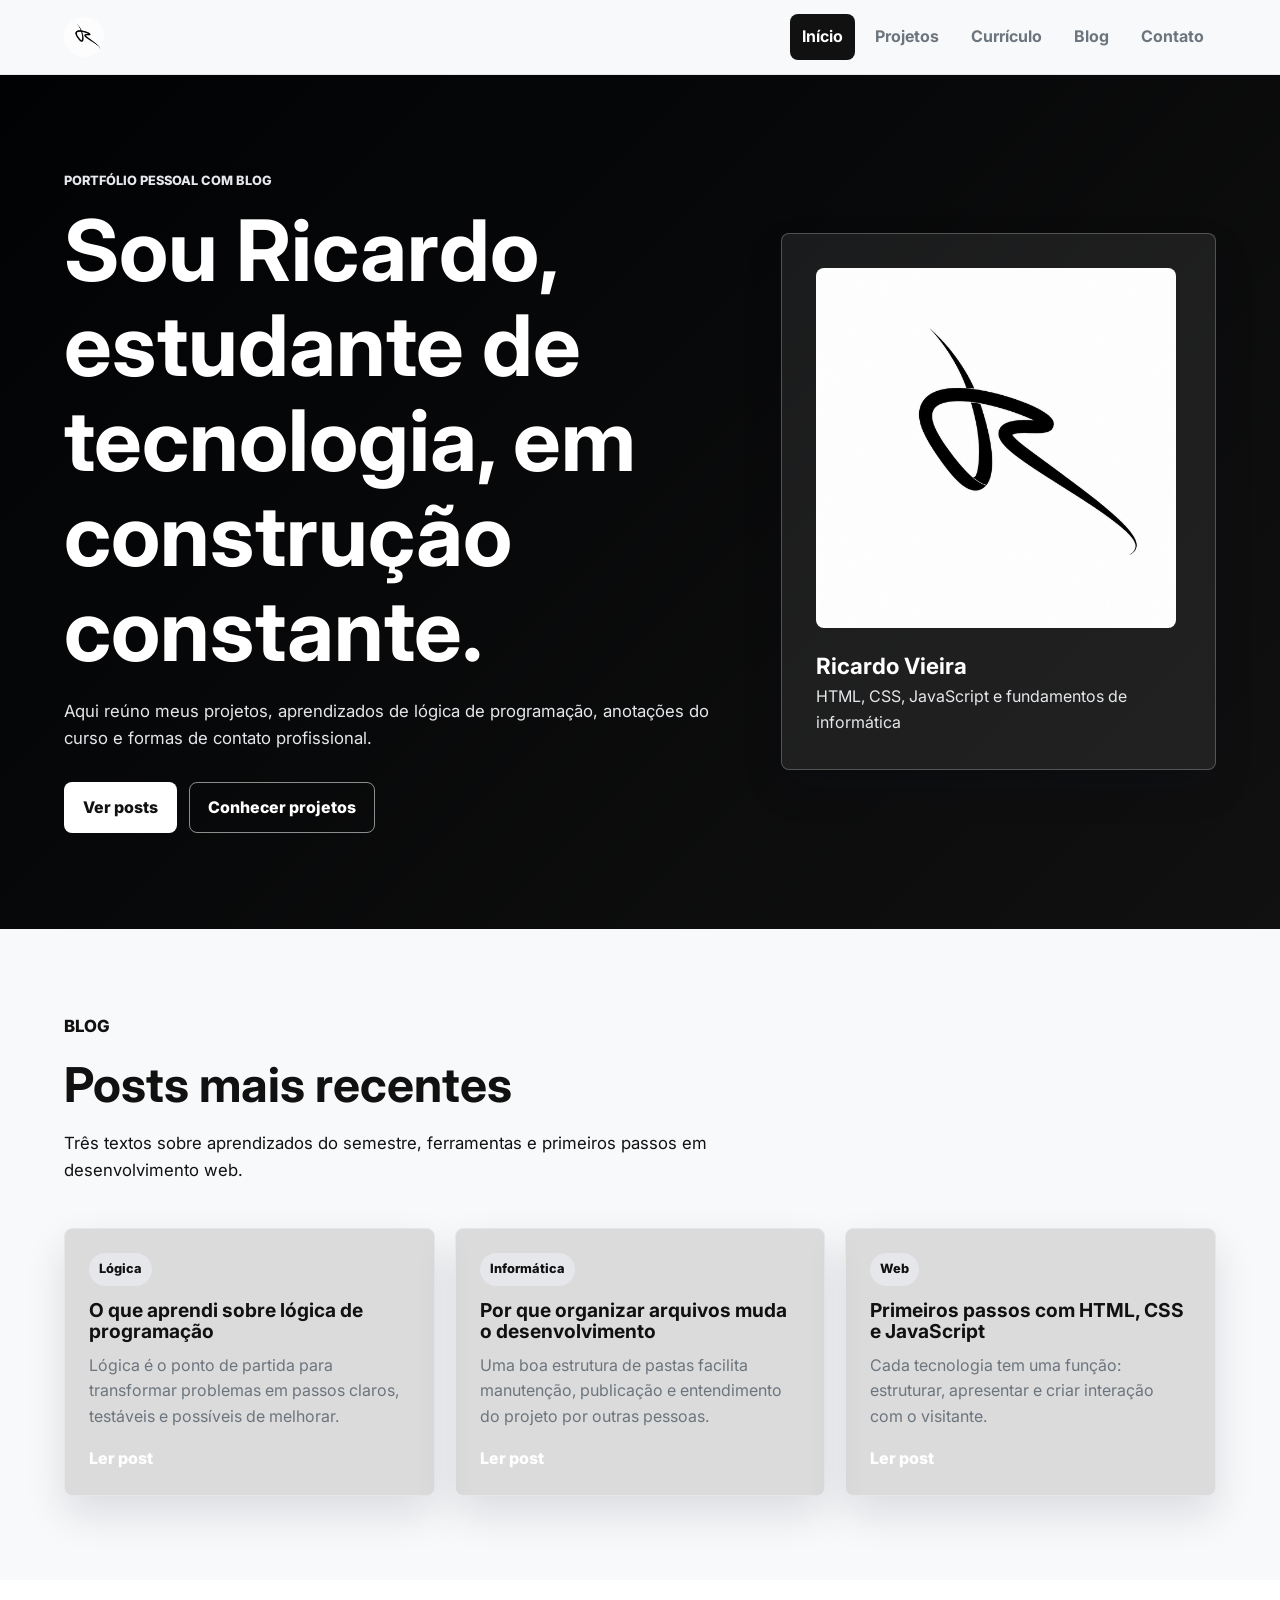
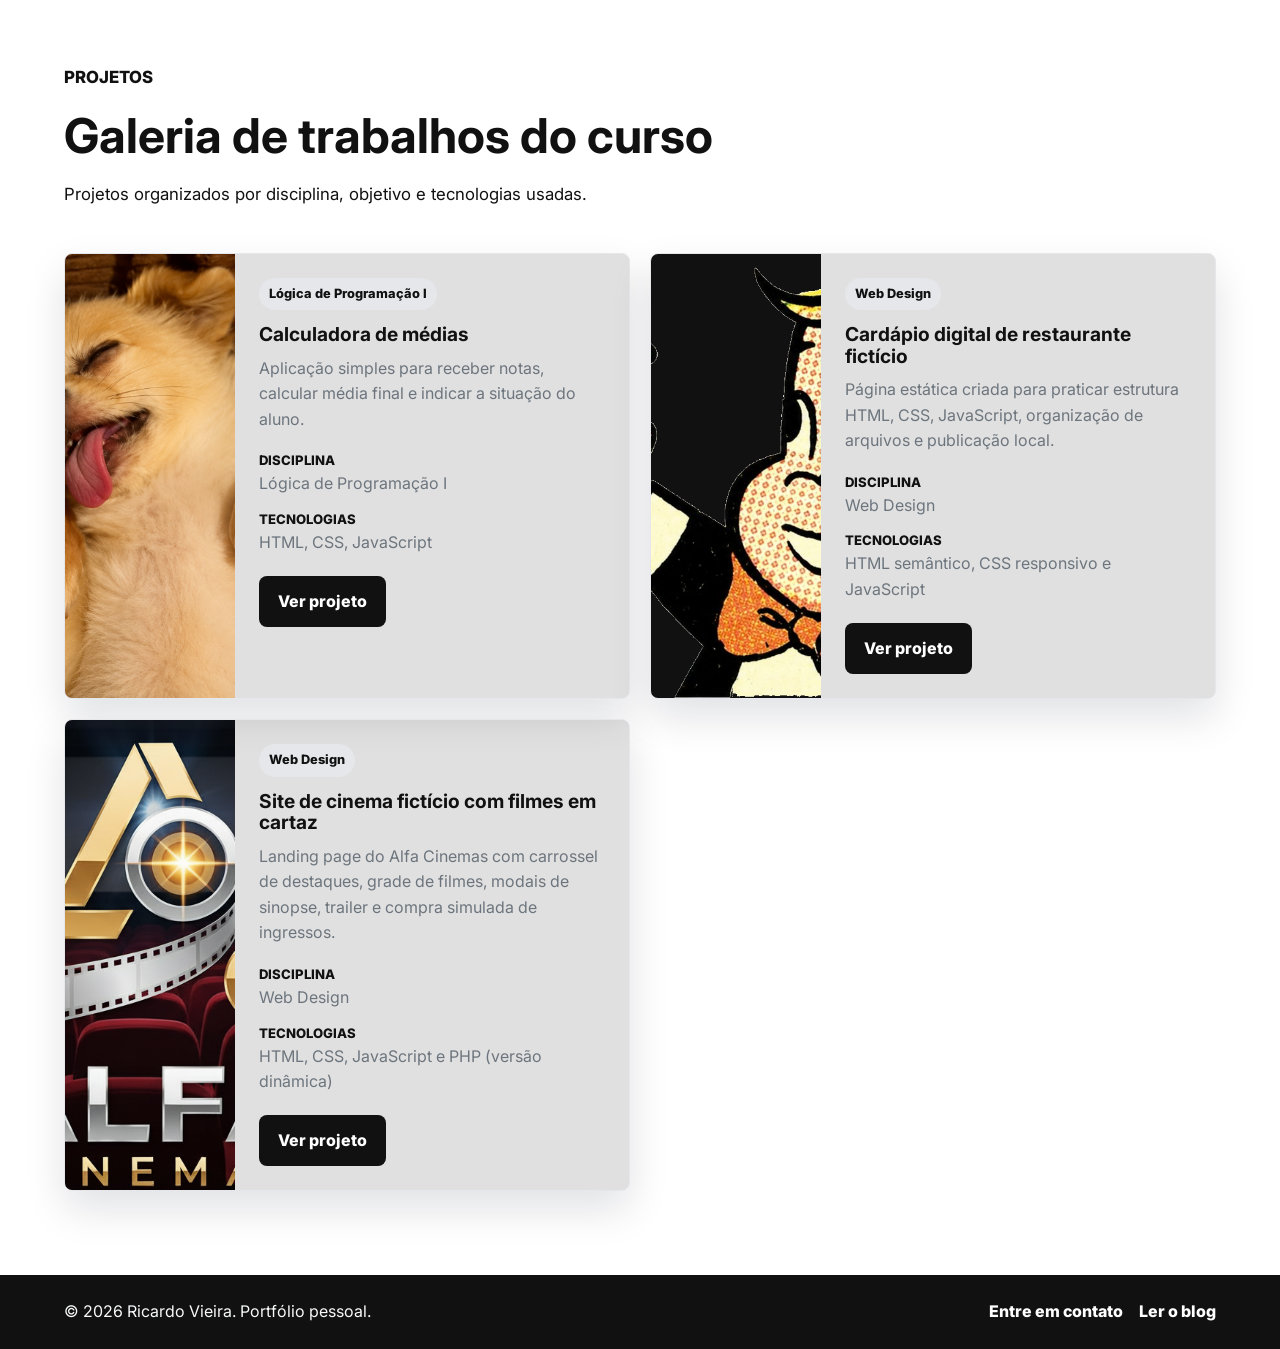
<file: index.html>
<!DOCTYPE html>
<html lang="pt-BR">
  <head>
    <meta charset="UTF-8" />
    <meta name="viewport" content="width=device-width, initial-scale=1.0" />
    <meta
      name="description"
      content="Portfólio pessoal de Ricardo Vieira com projetos, currículo, blog e contato."
    />
    <meta property="og:title" content="Ricardo Vieira | Portfólio Pessoal" />
    <meta
      property="og:description"
      content="Portfólio pessoal de Ricardo Vieira com projetos, currículo, blog e contato."
    />
    <meta property="og:type" content="website" />
    <meta property="og:locale" content="pt_BR" />
    <title>Ricardo Vieira | Portfólio Pessoal</title>
    <link rel="icon" href="assets/imagens/86f17eee-1312-45ca-8c54-e87ccebf3064.png" type="image/png" />
    <link rel="preconnect" href="https://fonts.googleapis.com" />
    <link rel="preconnect" href="https://fonts.gstatic.com" crossorigin />
    <link
      href="https://fonts.googleapis.com/css2?family=Inter:wght@400;500;600;700;800&display=swap"
      rel="stylesheet"
    />
    <link rel="stylesheet" href="assets/css/estilo.css" />
    <script src="assets/js/app.js" defer></script>
  </head>
  <body>
    <div data-site-header></div>

    <main>
      <section class="hero">
        <div class="hero-content">
          <p class="eyebrow">Portfólio pessoal com blog</p>
          <h1>Sou Ricardo, estudante de tecnologia, em construção constante.</h1>
          <p class="hero-text">
            Aqui reúno meus projetos, aprendizados de lógica de programação,
            anotações do curso e formas de contato profissional.
          </p>
          <div class="hero-actions">
            <a class="button primary" href="#posts-recentes">Ver posts</a>
            <a class="button secondary" href="#projetos">Conhecer projetos</a>
          </div>
        </div>

        <aside class="profile-panel" aria-label="Resumo do perfil">
          <img
            src="assets/imagens/86f17eee-1312-45ca-8c54-e87ccebf3064.png"
            alt="Ilustração de perfil de Ricardo Vieira"
            class="profile-image"
            loading="lazy"
            width="360"
            height="360"
          />
          <div>
            <strong>Ricardo Vieira</strong>
            <span>HTML, CSS, JavaScript e fundamentos de informática</span>
          </div>
        </aside>
      </section>

      <section id="posts-recentes" class="section section-light">
        <div class="section-heading">
          <p class="eyebrow">Blog</p>
          <h2>Posts mais recentes</h2>
          <p>
            Três textos sobre aprendizados do semestre, ferramentas e primeiros
            passos em desenvolvimento web.
          </p>
        </div>

        <div class="post-grid">
          <article class="post-card">
            <span class="tag">Lógica</span>
            <h3>O que aprendi sobre lógica de programação</h3>
            <p>
              Lógica é o ponto de partida para transformar problemas em passos
              claros, testáveis e possíveis de melhorar.
            </p>
            <a href="blog.html#post-logica">Ler post</a>
          </article>

          <article class="post-card">
            <span class="tag">Informática</span>
            <h3>Por que organizar arquivos muda o desenvolvimento</h3>
            <p>
              Uma boa estrutura de pastas facilita manutenção, publicação e
              entendimento do projeto por outras pessoas.
            </p>
            <a href="blog.html#post-organizacao">Ler post</a>
          </article>

          <article class="post-card">
            <span class="tag">Web</span>
            <h3>Primeiros passos com HTML, CSS e JavaScript</h3>
            <p>
              Cada tecnologia tem uma função: estruturar, apresentar e criar
              interação com o visitante.
            </p>
            <a href="blog.html#post-web">Ler post</a>
          </article>
        </div>
      </section>

      <section id="projetos" class="section">
        <div class="section-heading">
          <p class="eyebrow">Projetos</p>
          <h2>Galeria de trabalhos do curso</h2>
          <p>
            Projetos organizados por disciplina, objetivo e tecnologias usadas.
          </p>
        </div>

        <div class="project-grid">
          <article class="project-card">
            <div class="project-media">
              <img
                src="projetos/calculadora-media-notas/img/Screenshot_1.png"
                alt="Captura da calculadora de médias"
                loading="lazy"
              />
            </div>
            <div class="project-body">
              <span class="tag">Lógica de Programação I</span>
              <h3>Calculadora de médias</h3>
              <p>
                Aplicação simples para receber notas, calcular média final e
                indicar a situação do aluno.
              </p>
              <dl>
                <div>
                  <dt>Disciplina</dt>
                  <dd>Lógica de Programação I</dd>
                </div>
                <div>
                  <dt>Tecnologias</dt>
                  <dd>HTML, CSS, JavaScript</dd>
                </div>
              </dl>
              <a
                class="button project-link"
                href="projetos/calculadora-media-notas/questao01.html"
              >
                Ver projeto
              </a>
            </div>
          </article>

          <article class="project-card">
            <div class="project-media">
              <img
                src="projetos/rico-burguer/imagens/imagem_recortada.png"
                alt="Captura do cardápio Rico Burger"
                loading="lazy"
              />
            </div>
            <div class="project-body">
              <span class="tag">Web Design</span>
              <h3>Cardápio digital de restaurante fictício</h3>
              <p>
                Página estática criada para praticar estrutura HTML, CSS,
                JavaScript, organização de arquivos e publicação local.
              </p>
              <dl>
                <div>
                  <dt>Disciplina</dt>
                  <dd>Web Design</dd>
                </div>
                <div>
                  <dt>Tecnologias</dt>
                  <dd>HTML semântico, CSS responsivo e JavaScript</dd>
                </div>
              </dl>
              <a class="button project-link" href="projetos/rico-burguer/index.html">
                Ver projeto
              </a>
            </div>
          </article>

          <article class="project-card">
            <div class="project-media">
              <img
                src="projetos/cine-alfa/imagens/logo.png"
                alt="Captura do site Alfa Cinemas"
                loading="lazy"
              />
            </div>
            <div class="project-body">
              <span class="tag">Web Design</span>
              <h3>Site de cinema fictício com filmes em cartaz</h3>
              <p>
                Landing page do Alfa Cinemas com carrossel de destaques, grade de
                filmes, modais de sinopse, trailer e compra simulada de ingressos.
              </p>
              <dl>
                <div>
                  <dt>Disciplina</dt>
                  <dd>Web Design</dd>
                </div>
                <div>
                  <dt>Tecnologias</dt>
                  <dd>HTML, CSS, JavaScript e PHP (versão dinâmica)</dd>
                </div>
              </dl>
              <a class="button project-link" href="projetos/cine-alfa/index.html">
                Ver projeto
              </a>
            </div>
          </article>
        </div>
      </section>
    </main>

    <div data-site-footer></div>
  </body>
</html>
</file>
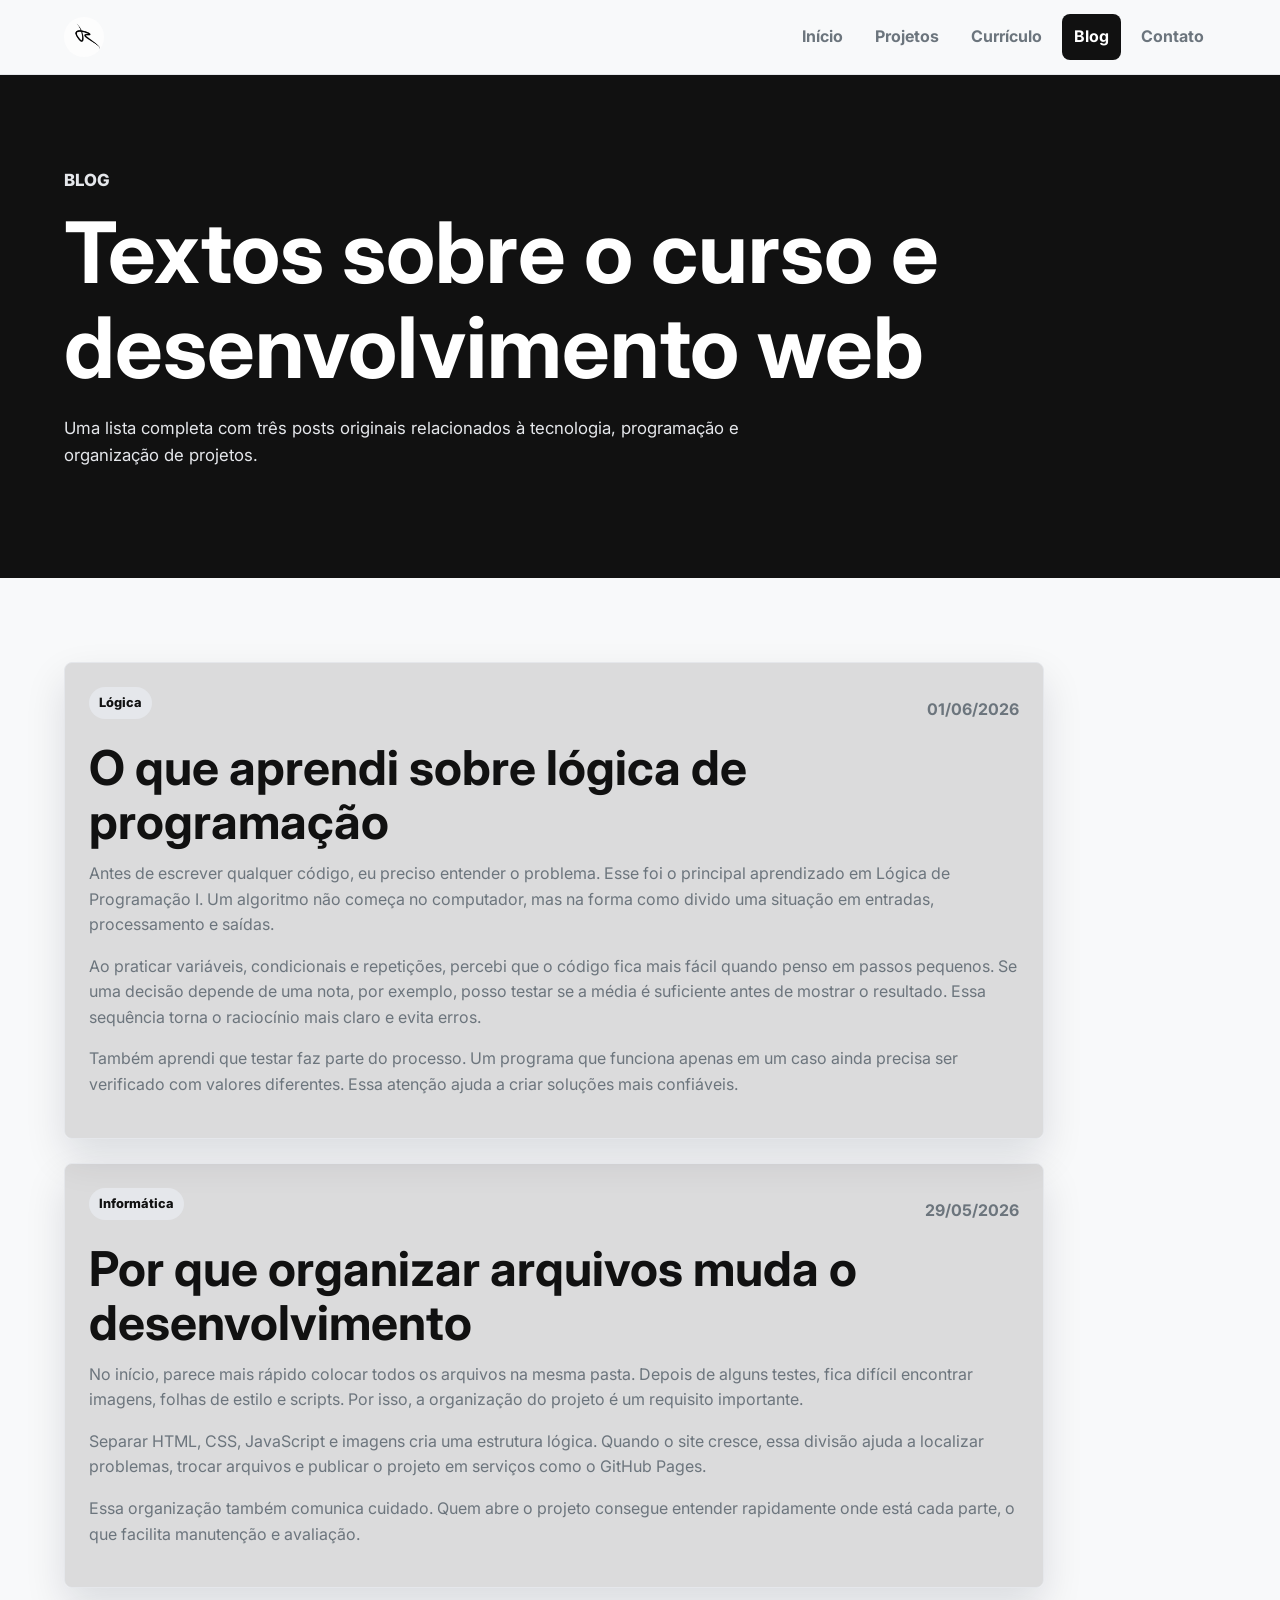
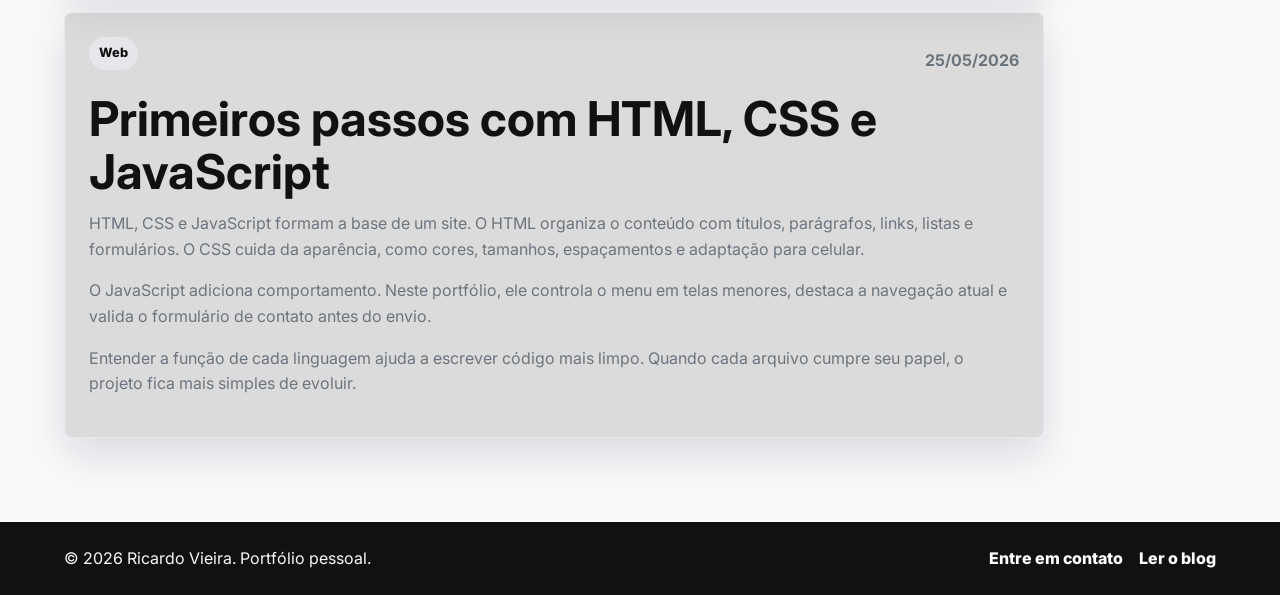
<file: blog.html>
<!DOCTYPE html>
<html lang="pt-BR">
  <head>
    <meta charset="UTF-8" />
    <meta name="viewport" content="width=device-width, initial-scale=1.0" />
    <meta
      name="description"
      content="Blog de Ricardo Vieira sobre programação, informática e aprendizados do curso."
    />
    <title>Blog | Ricardo Vieira</title>
    <link rel="icon" href="assets/imagens/86f17eee-1312-45ca-8c54-e87ccebf3064.png" type="image/png" />
    <meta property="og:title" content="Blog | Ricardo Vieira" />
    <meta property="og:description" content="Blog de Ricardo Vieira sobre programação, informática e aprendizados do curso." />
    <meta property="og:type" content="website" />
    <meta property="og:locale" content="pt_BR" />
    <link rel="preconnect" href="https://fonts.googleapis.com" />
    <link rel="preconnect" href="https://fonts.gstatic.com" crossorigin />
    <link
      href="https://fonts.googleapis.com/css2?family=Inter:wght@400;500;600;700;800&display=swap"
      rel="stylesheet"
    />
    <link rel="stylesheet" href="assets/css/estilo.css" />
    <script src="assets/js/app.js" defer></script>
  </head>
  <body>
    <div data-site-header></div>

    <main>
      <section class="page-hero">
        <p class="eyebrow">Blog</p>
        <h1>Textos sobre o curso e desenvolvimento web</h1>
        <p>
          Uma lista completa com três posts originais relacionados à tecnologia,
          programação e organização de projetos.
        </p>
      </section>

      <section class="section section-light">
        <div class="blog-list">
          <article id="post-logica" class="blog-post">
            <div class="post-meta">
              <span class="tag">Lógica</span>
              <time datetime="2026-06-01">01/06/2026</time>
            </div>
            <h2>O que aprendi sobre lógica de programação</h2>
            <p>
              Antes de escrever qualquer código, eu preciso entender o problema.
              Esse foi o principal aprendizado em Lógica de Programação I. Um
              algoritmo não começa no computador, mas na forma como divido uma
              situação em entradas, processamento e saídas.
            </p>
            <p>
              Ao praticar variáveis, condicionais e repetições, percebi que o
              código fica mais fácil quando penso em passos pequenos. Se uma
              decisão depende de uma nota, por exemplo, posso testar se a média é
              suficiente antes de mostrar o resultado. Essa sequência torna o
              raciocínio mais claro e evita erros.
            </p>
            <p>
              Também aprendi que testar faz parte do processo. Um programa que
              funciona apenas em um caso ainda precisa ser verificado com valores
              diferentes. Essa atenção ajuda a criar soluções mais confiáveis.
            </p>
          </article>

          <article id="post-organizacao" class="blog-post">
            <div class="post-meta">
              <span class="tag">Informática</span>
              <time datetime="2026-05-29">29/05/2026</time>
            </div>
            <h2>Por que organizar arquivos muda o desenvolvimento</h2>
            <p>
              No início, parece mais rápido colocar todos os arquivos na mesma
              pasta. Depois de alguns testes, fica difícil encontrar imagens,
              folhas de estilo e scripts. Por isso, a organização do projeto é
              um requisito importante.
            </p>
            <p>
              Separar HTML, CSS, JavaScript e imagens cria uma estrutura lógica.
              Quando o site cresce, essa divisão ajuda a localizar problemas,
              trocar arquivos e publicar o projeto em serviços como o GitHub
              Pages.
            </p>
            <p>
              Essa organização também comunica cuidado. Quem abre o projeto
              consegue entender rapidamente onde está cada parte, o que facilita
              manutenção e avaliação.
            </p>
          </article>

          <article id="post-web" class="blog-post">
            <div class="post-meta">
              <span class="tag">Web</span>
              <time datetime="2026-05-25">25/05/2026</time>
            </div>
            <h2>Primeiros passos com HTML, CSS e JavaScript</h2>
            <p>
              HTML, CSS e JavaScript formam a base de um site. O HTML organiza o
              conteúdo com títulos, parágrafos, links, listas e formulários. O
              CSS cuida da aparência, como cores, tamanhos, espaçamentos e
              adaptação para celular.
            </p>
            <p>
              O JavaScript adiciona comportamento. Neste portfólio, ele controla
              o menu em telas menores, destaca a navegação atual e valida o
              formulário de contato antes do envio.
            </p>
            <p>
              Entender a função de cada linguagem ajuda a escrever código mais
              limpo. Quando cada arquivo cumpre seu papel, o projeto fica mais
              simples de evoluir.
            </p>
          </article>
        </div>
      </section>
    </main>

    <div data-site-footer></div>
  </body>
</html>
</file>
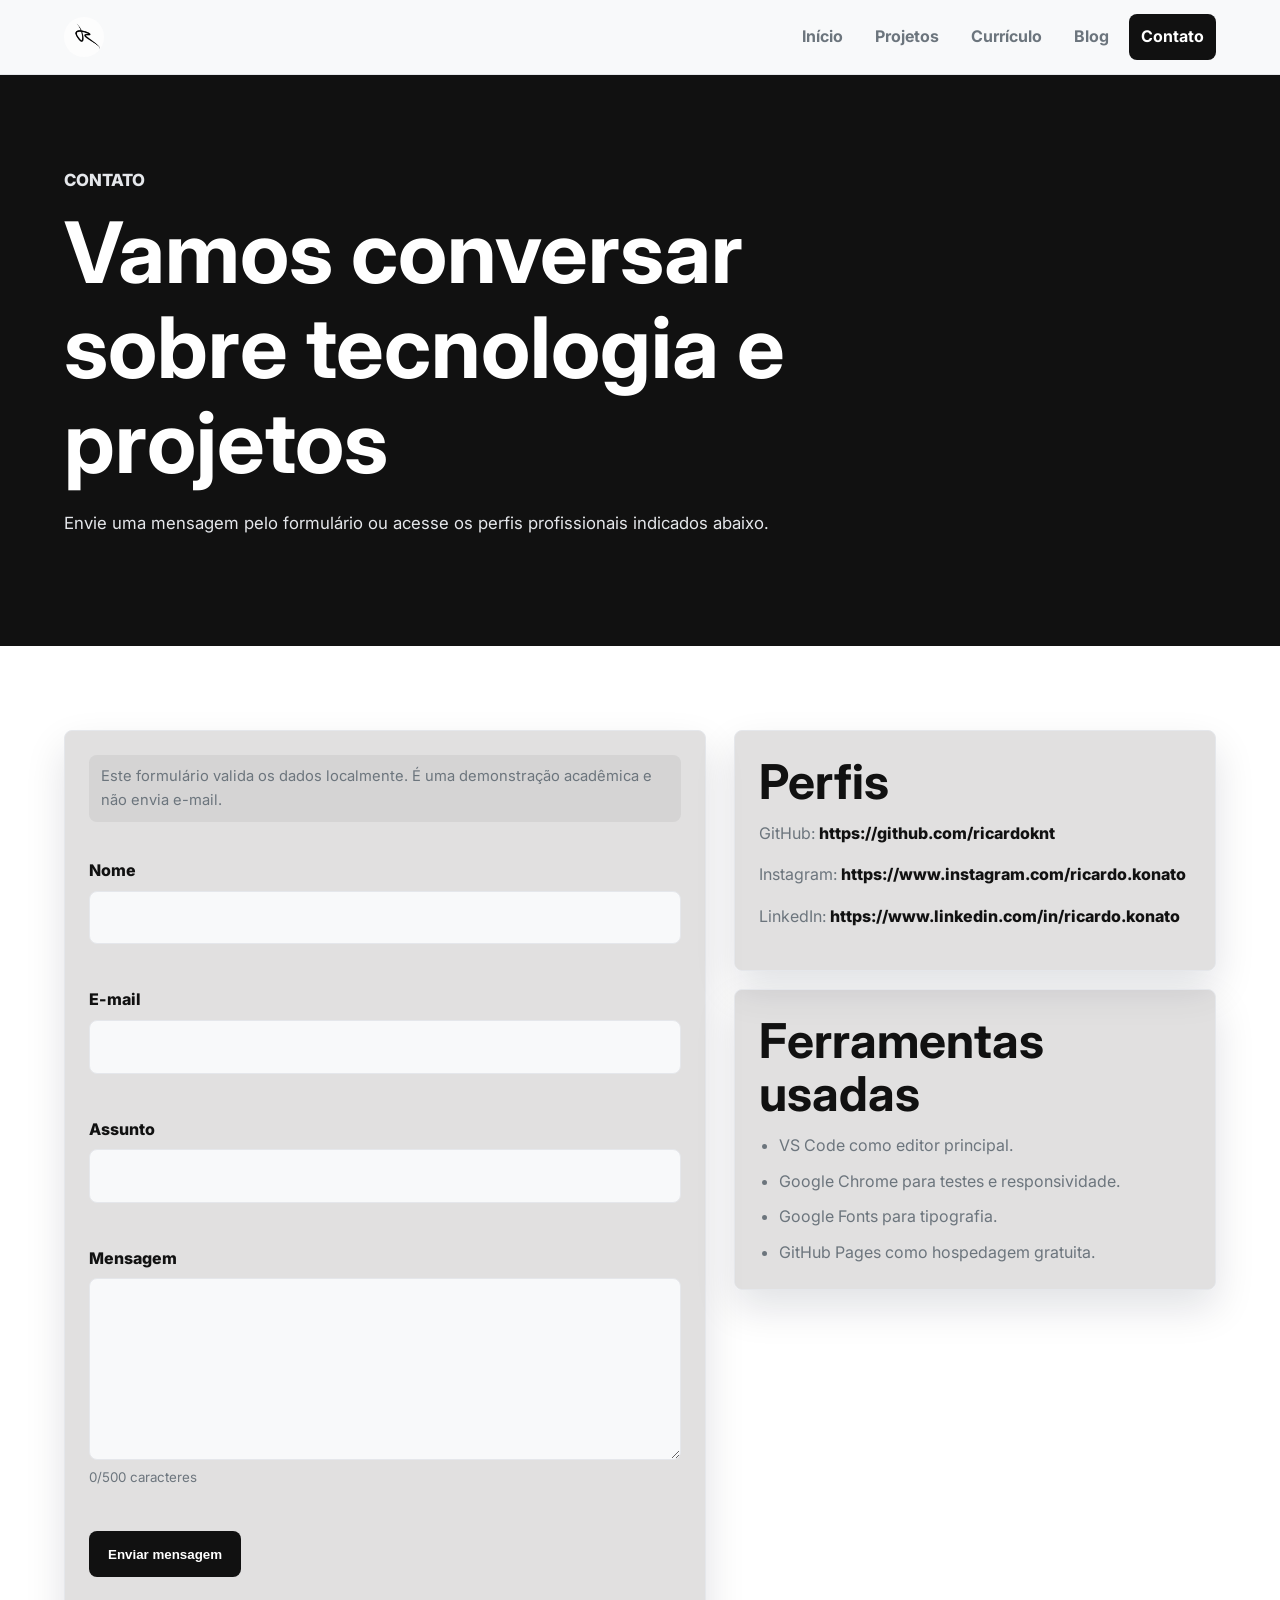
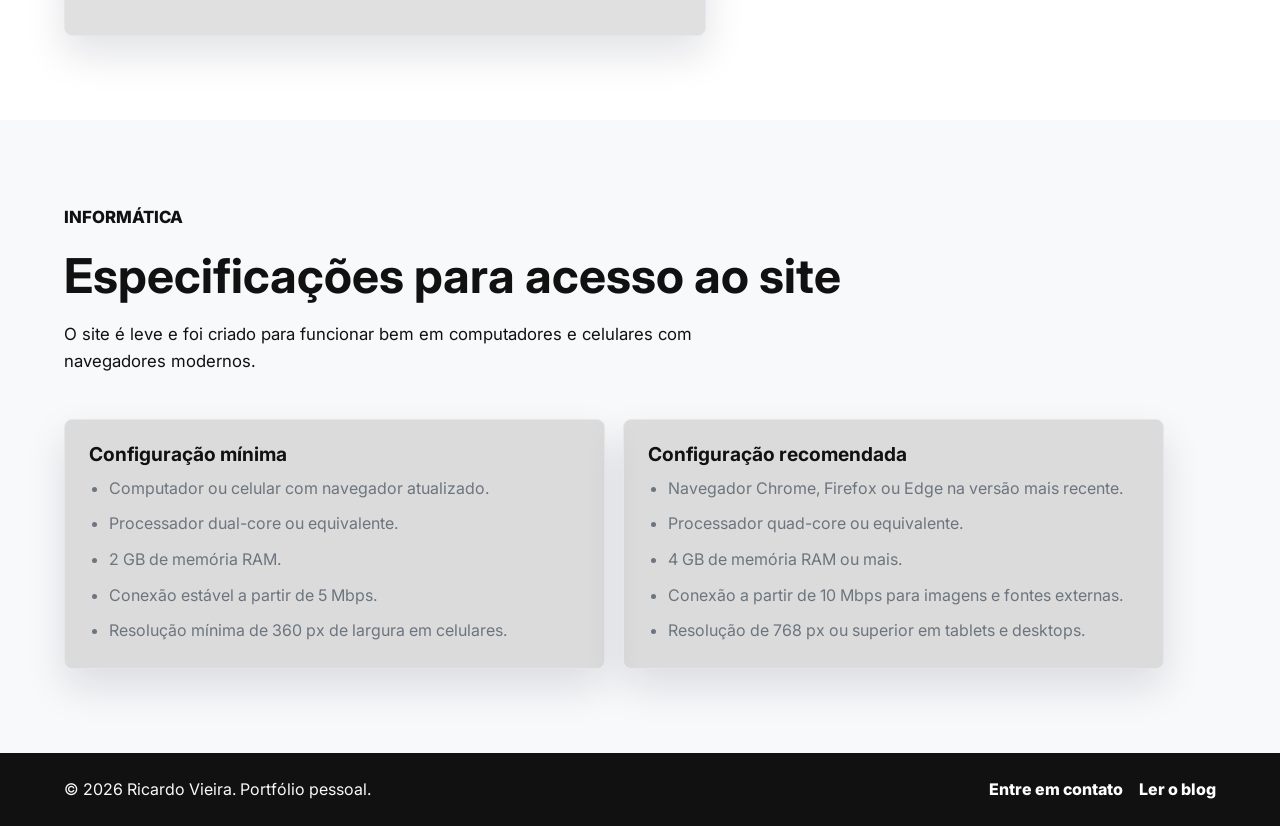
<file: contato.html>
<!DOCTYPE html>
<html lang="pt-BR">
  <head>
    <meta charset="UTF-8" />
    <meta name="viewport" content="width=device-width, initial-scale=1.0" />
    <meta
      name="description"
      content="Contato de Ricardo Vieira com formulário, GitHub, LinkedIn e especificações de acesso."
    />
    <title>Contato | Ricardo Vieira</title>
    <link rel="icon" href="assets/imagens/86f17eee-1312-45ca-8c54-e87ccebf3064.png" type="image/png" />
    <meta property="og:title" content="Contato | Ricardo Vieira" />
    <meta property="og:description" content="Contato de Ricardo Vieira com formulário, GitHub, LinkedIn e especificações de acesso." />
    <meta property="og:type" content="website" />
    <meta property="og:locale" content="pt_BR" />
    <link rel="preconnect" href="https://fonts.googleapis.com" />
    <link rel="preconnect" href="https://fonts.gstatic.com" crossorigin />
    <link
      href="https://fonts.googleapis.com/css2?family=Inter:wght@400;500;600;700;800&display=swap"
      rel="stylesheet"
    />
    <link rel="stylesheet" href="assets/css/estilo.css" />
    <script src="assets/js/app.js" defer></script>
  </head>
  <body>
    <div data-site-header></div>

    <main>
      <section class="page-hero">
        <p class="eyebrow">Contato</p>
        <h1>Vamos conversar sobre tecnologia e projetos</h1>
        <p>
          Envie uma mensagem pelo formulário ou acesse os perfis profissionais
          indicados abaixo.
        </p>
      </section>

      <section class="section contact-layout">
        <form class="contact-form" novalidate data-contact-form>
          <p class="form-demo-note">
            Este formulário valida os dados localmente. É uma demonstração acadêmica e não envia e-mail.
          </p>
          <div class="form-row">
            <label for="nome">Nome</label>
            <input id="nome" name="nome" type="text" autocomplete="name" />
            <small class="field-error" data-error-for="nome"></small>
          </div>

          <div class="form-row">
            <label for="email">E-mail</label>
            <input id="email" name="email" type="email" autocomplete="email" />
            <small class="field-error" data-error-for="email"></small>
          </div>

          <div class="form-row">
            <label for="assunto">Assunto</label>
            <input id="assunto" name="assunto" type="text" />
            <small class="field-error" data-error-for="assunto"></small>
          </div>

          <div class="form-row">
            <label for="mensagem">Mensagem</label>
            <textarea id="mensagem" name="mensagem" rows="6" maxlength="500"></textarea>
            <small class="field-hint">
              <span data-message-count>0</span>/500 caracteres
            </small>
            <small class="field-error" data-error-for="mensagem"></small>
          </div>

          <button class="button primary" type="submit">Enviar mensagem</button>
          <p class="form-status" role="status" data-form-status></p>
        </form>

        <aside class="contact-info">
          <article>
            <h2>Perfis</h2>
            <p>
              GitHub:
              <a href="https://github.com/ricardoknt" target="_blank" rel="noopener noreferrer">
                https://github.com/ricardoknt
              </a>
            </p>
            <p>
              Instagram:
              <a href="https://www.instagram.com/ricardo.konato" target="_blank" rel="noopener noreferrer">
                https://www.instagram.com/ricardo.konato
              </a>
            </p>
            <p>
              LinkedIn:
              <a href="https://www.linkedin.com/in/ricardo.konato" target="_blank" rel="noopener noreferrer">
                https://www.linkedin.com/in/ricardo.konato
              </a>
            </p>
          </article>

          <article>
            <h2>Ferramentas usadas</h2>
            <ul>
              <li>VS Code como editor principal.</li>
              <li>Google Chrome para testes e responsividade.</li>
              <li>Google Fonts para tipografia.</li>
              <li>GitHub Pages como hospedagem gratuita.</li>
            </ul>
          </article>
        </aside>
      </section>

      <section class="section section-light specs-section">
        <div class="section-heading">
          <p class="eyebrow">Informática</p>
          <h2>Especificações para acesso ao site</h2>
          <p>
            O site é leve e foi criado para funcionar bem em computadores e
            celulares com navegadores modernos.
          </p>
        </div>

        <div class="spec-grid">
          <article class="spec-card">
            <h3>Configuração mínima</h3>
            <ul>
              <li>Computador ou celular com navegador atualizado.</li>
              <li>Processador dual-core ou equivalente.</li>
              <li>2 GB de memória RAM.</li>
              <li>Conexão estável a partir de 5 Mbps.</li>
              <li>Resolução mínima de 360 px de largura em celulares.</li>
            </ul>
          </article>

          <article class="spec-card">
            <h3>Configuração recomendada</h3>
            <ul>
              <li>Navegador Chrome, Firefox ou Edge na versão mais recente.</li>
              <li>Processador quad-core ou equivalente.</li>
              <li>4 GB de memória RAM ou mais.</li>
              <li>Conexão a partir de 10 Mbps para imagens e fontes externas.</li>
              <li>Resolução de 768 px ou superior em tablets e desktops.</li>
            </ul>
          </article>
        </div>
      </section>
    </main>

    <div data-site-footer></div>
  </body>
</html>
</file>
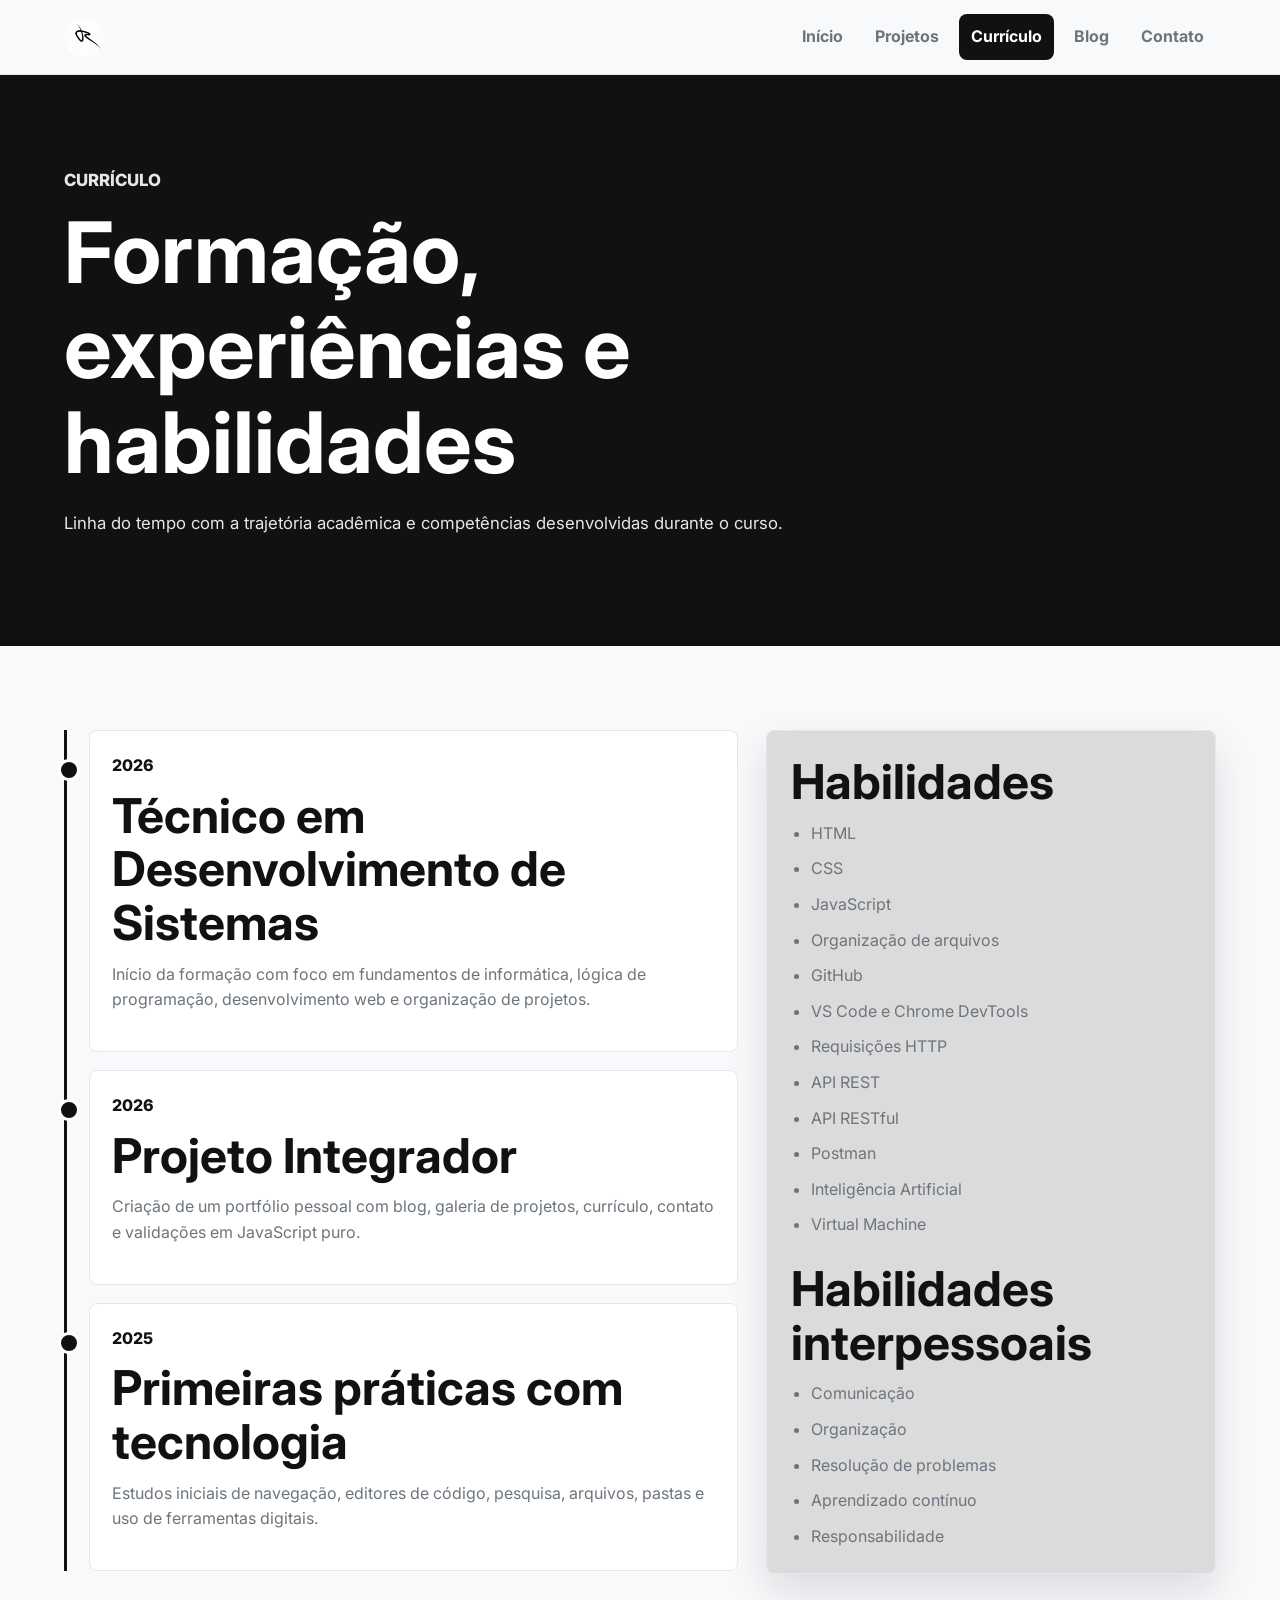
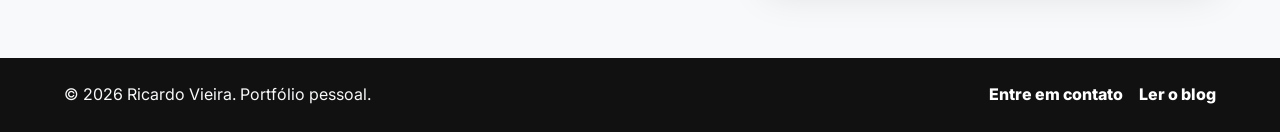
<file: curriculo.html>
<!DOCTYPE html>
<html lang="pt-BR">
  <head>
    <meta charset="UTF-8" />
    <meta name="viewport" content="width=device-width, initial-scale=1.0" />
    <meta
      name="description"
      content="Currículo de Ricardo Vieira com formação, experiências e habilidades."
    />
    <title>Currículo | Ricardo Vieira</title>
    <link rel="icon" href="assets/imagens/86f17eee-1312-45ca-8c54-e87ccebf3064.png" type="image/png" />
    <meta property="og:title" content="Currículo | Ricardo Vieira" />
    <meta property="og:description" content="Currículo de Ricardo Vieira com formação, experiências e habilidades." />
    <meta property="og:type" content="website" />
    <meta property="og:locale" content="pt_BR" />
    <link rel="preconnect" href="https://fonts.googleapis.com" />
    <link rel="preconnect" href="https://fonts.gstatic.com" crossorigin />
    <link
      href="https://fonts.googleapis.com/css2?family=Inter:wght@400;500;600;700;800&display=swap"
      rel="stylesheet"
    />
    <link rel="stylesheet" href="assets/css/estilo.css" />
    <script src="assets/js/app.js" defer></script>
  </head>
  <body>
    <div data-site-header></div>

    <main>
      <section class="page-hero">
        <p class="eyebrow">Currículo</p>
        <h1>Formação, experiências e habilidades</h1>
        <p>
          Linha do tempo com a trajetória acadêmica e competências desenvolvidas
          durante o curso.
        </p>
      </section>

      <section class="section section-light resume-layout">
        <div class="timeline">
          <article class="timeline-item">
            <span class="timeline-date">2026</span>
            <h2>Técnico em Desenvolvimento de Sistemas</h2>
            <p>
              Início da formação com foco em fundamentos de informática, lógica
              de programação, desenvolvimento web e organização de projetos.
            </p>
          </article>

          <article class="timeline-item">
            <span class="timeline-date">2026</span>
            <h2>Projeto Integrador</h2>
            <p>
              Criação de um portfólio pessoal com blog, galeria de projetos,
              currículo, contato e validações em JavaScript puro.
            </p>
          </article>

          <article class="timeline-item">
            <span class="timeline-date">2025</span>
            <h2>Primeiras práticas com tecnologia</h2>
            <p>
              Estudos iniciais de navegação, editores de código, pesquisa,
              arquivos, pastas e uso de ferramentas digitais.
            </p>
          </article>
        </div>

        <aside class="skills-panel">
          <div>
            <h2>Habilidades</h2>
            <ul class="skill-list">
              <li>HTML</li>
              <li>CSS</li>
              <li>JavaScript</li>
              <li>Organização de arquivos</li>
              <li>GitHub</li>
              <li>VS Code e Chrome DevTools</li>
              <li>Requisições HTTP</li>
              <li>API REST</li>
              <li>API RESTful</li>
              <li>Postman</li>
              <li>Inteligência Artificial</li>
              <li>Virtual Machine</li>
            </ul>
          </div>

          <div>
            <h2>Habilidades interpessoais</h2>
            <ul class="skill-list">
              <li>Comunicação</li>
              <li>Organização</li>
              <li>Resolução de problemas</li>
              <li>Aprendizado contínuo</li>
              <li>Responsabilidade</li>
            </ul>
          </div>
        </aside>
      </section>
    </main>

    <div data-site-footer></div>
  </body>
</html>
</file>
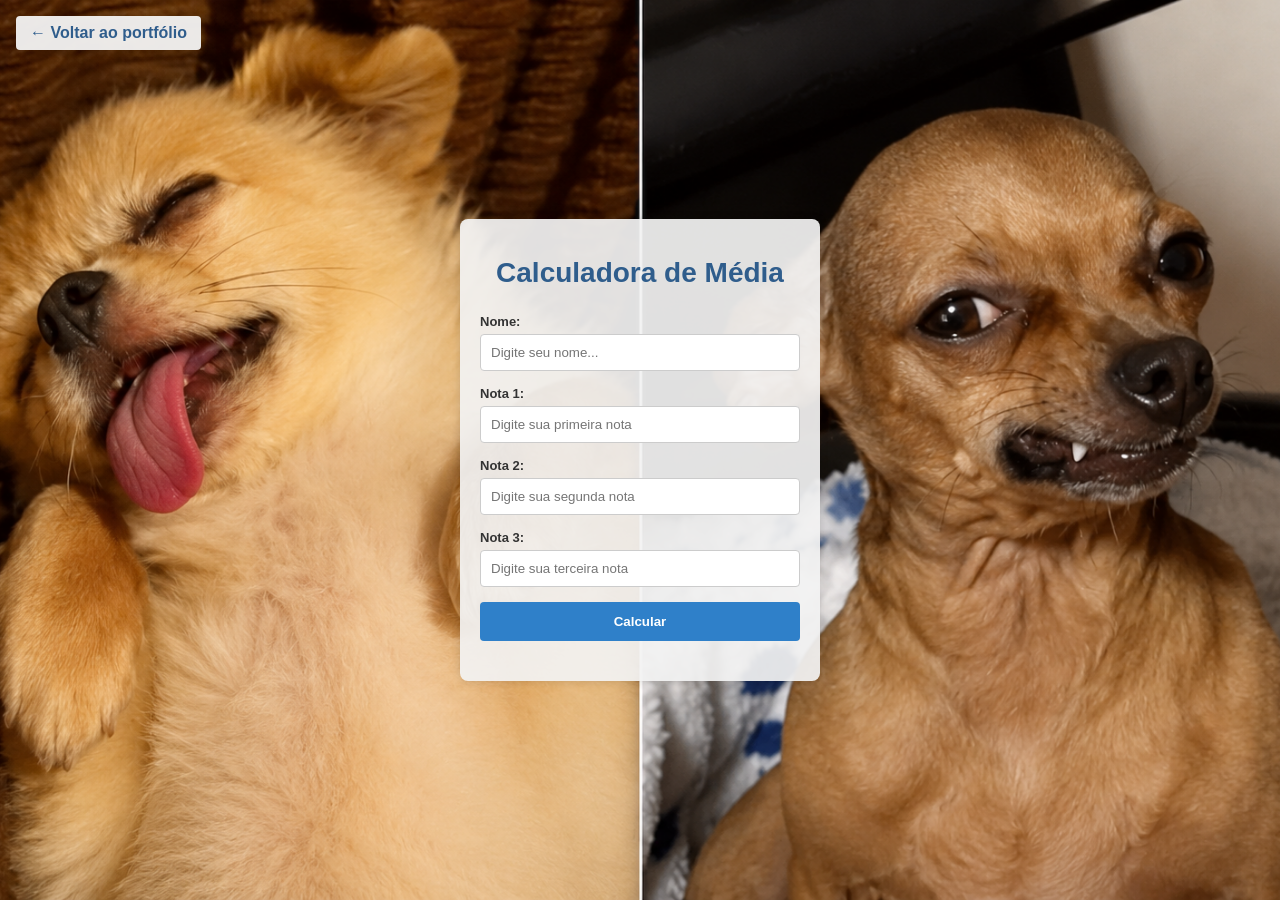
<file: projetos/calculadora-media-notas/questao01.html>
<!DOCTYPE html>
<html lang="pt-BR">
  <head>
    <meta charset="UTF-8" />
    <meta name="viewport" content="width=device-width, initial-scale=1.0" />
    <meta
      name="description"
      content="Calculadora de média escolar com HTML, CSS e JavaScript."
    />
    <title>Calculadora de Média | Ricardo Vieira</title>
    <link rel="stylesheet" href="css/questao01.css" />
  </head>
  <body>
    <a class="back-portfolio" href="../../index.html">← Voltar ao portfólio</a>

    <div class="container">
      <h1 id="titulo">Calculadora de Média</h1>

      <form id="form-notas" novalidate>
        <fieldset>
          <legend class="sr-only">Dados do aluno e notas</legend>

          <label for="nome">Nome:</label>
          <input type="text" id="nome" name="nome" placeholder="Digite seu nome..." required />

          <label for="nota1">Nota 1:</label>
          <input
            type="number"
            id="nota1"
            name="nota1"
            placeholder="Digite sua primeira nota"
            min="0"
            max="10"
            step="0.1"
            required
          />

          <label for="nota2">Nota 2:</label>
          <input
            type="number"
            id="nota2"
            name="nota2"
            placeholder="Digite sua segunda nota"
            min="0"
            max="10"
            step="0.1"
            required
          />

          <label for="nota3">Nota 3:</label>
          <input
            type="number"
            id="nota3"
            name="nota3"
            placeholder="Digite sua terceira nota"
            min="0"
            max="10"
            step="0.1"
            required
          />

          <button type="submit">Calcular</button>
        </fieldset>
      </form>

      <div id="resposta" role="status" aria-live="polite"></div>
    </div>

    <script src="js/questao01.js"></script>
  </body>
</html>
</file>
<file: assets/css/estilo.css>
:root {
  /* Paleta definida para o layout do projeto integrador. */
  --cinza: #6C757D;
  --preto: #111111;
  --cinza-claro: #E5E7EB;
  --branco-suave: #F8F9FA;
  --branco: #ffffff;
  --sombra: 0 18px 40px rgba(11, 19, 43, 0.12);
  --raio: 8px;
}

* {
  box-sizing: border-box;
}

html {
  scroll-behavior: smooth;
}

@media (prefers-reduced-motion: reduce) {
  html {
    scroll-behavior: auto;
  }

  *,
  *::before,
  *::after {
    animation-duration: 0.01ms !important;
    animation-iteration-count: 1 !important;
    transition-duration: 0.01ms !important;
  }
}

body {
  margin: 0;
  background: var(--branco-suave);
  color: var(--preto);
  font-family: "Inter", Arial, sans-serif;
  line-height: 1.6;
}

img {
  display: block;
  max-width: 100%;
}

a {
  color:  var(--preto);
  text-decoration: none;
}

a:hover,
a:focus-visible {
  color: var(--preto);
}

.site-header {
  position: sticky;
  top: 0;
  z-index: 10;
  display: flex;
  align-items: center;
  justify-content: space-between;
  gap: 24px;
  min-height: 72px;
  padding: 14px clamp(20px, 5vw, 72px);
  background: rgba(248, 249, 250, 0.96);
  border-bottom: 1px solid var(--cinza-claro);
  backdrop-filter: blur(14px);
}

.main-nav {
  display: flex;
  align-items: center;
}

.logo-icon {
  display: grid;
  flex-shrink: 0;
  width: 40px;
  height: 40px;
  place-items: center;
  border-radius: 50%;
  overflow: hidden;
  transition: opacity 0.2s ease, transform 0.2s ease;
}

.logo-icon:hover,
.logo-icon:focus-visible {
  opacity: 0.85;
  transform: scale(1.05);
}

.logo-icon img {
  display: block;
  width: 100%;
  height: 100%;
  object-fit: cover;
}

.main-nav {
  gap: 8px;
}

.main-nav a {
  padding: 10px 12px;
  border-radius: var(--raio);
  color: var(--cinza);
  font-weight: 700;
}

.main-nav a:hover,
.main-nav a:focus-visible,
.main-nav a.active {
  background: var(--preto);
  color: var(--branco);
}

.menu-toggle {
  display: none;
  width: 44px;
  height: 44px;
  padding: 10px;
  border: 1px solid var(--cinza-claro);
  border-radius: var(--raio);
  background: var(--branco);
  cursor: pointer;
}

.menu-toggle span {
  display: block;
  width: 100%;
  height: 2px;
  margin: 5px 0;
  background: var(--preto);
}

.hero,
.page-hero,
.section {
  padding-inline: clamp(20px, 5vw, 72px);
}

.hero {
  display: grid;
  grid-template-columns: minmax(0, 1.2fr) minmax(280px, 0.8fr);
  gap: clamp(28px, 5vw, 72px);
  align-items: center;
  min-height: calc(100vh - 72px);
  padding-block: clamp(48px, 8vw, 96px);
  background:
    linear-gradient(135deg, rgba(0, 1, 3, 0.96) , rgba(17, 17, 17, 0.92)),
    var(--preto);
  color: var(--branco);
}

.hero-content {
  max-width: 760px;
}

.eyebrow {
  margin: 0 0 12px;
  color: var(--cinza);
  font-size: 0.8rem;
  font-weight: 800;
  letter-spacing: 0;
  text-transform: uppercase;
}

.hero .eyebrow {
  color: var(--cinza-claro);
}

h1,
h2,
h3,
p {
  margin-top: 0;
}

h1,
h2,
h3 {
  color: inherit;
  line-height: 1.12;
}

h1 {
  max-width: 900px;
  margin-bottom: 20px;
  font-size: clamp(2.4rem, 7vw, 5.3rem);
}

h2 {
  margin-bottom: 12px;
  font-size: clamp(1.7rem, 4vw, 3rem);
}

h3 {
  margin-bottom: 10px;
  font-size: 1.2rem;
}

.hero-text,
.page-hero p,
.section-heading p {
  max-width: 720px;
  color: inherit;
  font-size: 1.05rem;
}

.hero-text {
  color: var(--cinza-claro);
}

.hero-actions {
  display: flex;
  flex-wrap: wrap;
  gap: 12px;
  margin-top: 30px;
}

.button {
  display: inline-flex;
  align-items: center;
  justify-content: center;
  min-height: 46px;
  padding: 12px 18px;
  border: 1px solid transparent;
  border-radius: var(--raio);
  font-weight: 800;
  cursor: pointer;
}

.button.primary {
  background: var(--branco);
  color: var(--preto);
}

.button.secondary {
  border-color: rgba(248, 249, 250, 0.55);
  color: var(--branco);
}

.button:hover,
.button:focus-visible {
  transform: translateY(-1px);
}

.profile-panel {
  display: grid;
  gap: 20px;
  align-content: center;
  justify-items: start;
  padding: clamp(22px, 4vw, 34px);
  border: 1px solid rgba(248, 249, 250, 0.24);
  border-radius: var(--raio);
  background: rgba(248, 249, 250, 0.08);
  box-shadow: var(--sombra);
}

.profile-image {
  width: min(100%, 360px);
  aspect-ratio: 1;
  object-fit: cover;
  border: 1px solid rgba(248, 249, 250, 0.28);
  border-radius: var(--raio);
  background: var(--branco);
}

.profile-panel strong,
.profile-panel span {
  display: block;
}

.profile-panel strong {
  font-size: 1.4rem;
}

.profile-panel span {
  color: var(--cinza-claro);
}

.page-hero {
  padding-block: clamp(54px, 8vw, 92px);
  background: var(--preto);
  color: var(--branco);
}

.page-hero .eyebrow,
.page-hero p {
  color: var(--cinza-claro);
}

.section {
  padding-block: clamp(48px, 7vw, 84px);
  background: var(--branco);
}

.section-light {
  background: var(--branco-suave);
}

.section-heading {
  display: grid;
  gap: 6px;
  margin-bottom: 28px;
}

.post-grid,
.project-grid,
.spec-grid {
  display: grid;
  gap: 20px;
}

.post-grid {
  grid-template-columns: repeat(3, minmax(0, 1fr));
}

.project-grid,
.spec-grid {
  grid-template-columns: repeat(2, minmax(0, 1fr));
}

.post-card,
.project-card,
.blog-post,
.spec-card,
.contact-form,
.contact-info article,
.skills-panel {
  border: 1px solid var(--cinza-claro);
  border-radius: var(--raio);
  background:  rgba(15, 0, 0, 0.12) ;
  box-shadow: var(--sombra);
}

.post-card,
.blog-post,
.spec-card,
.contact-form,
.contact-info article,
.skills-panel {
  padding: 24px;
}

.post-card p,
.project-card p,
.blog-post p,
.spec-card li,
.contact-info li,
.contact-info p,
.timeline-item p,
.skills-panel li {
  color: var(--cinza);
}

.post-card a,
.blog-post a,
.site-footer a {
  color: var(--branco);
  font-weight: 800;
}

.contact-info article a {
  color: var(--preto);
  font-weight: 800;
}

.tag {
  display: inline-flex;
  width: fit-content;
  margin-bottom: 14px;
  padding: 6px 10px;
  border-radius: 999px;
  background: var(--cinza-claro);
  color: var(--preto);
  font-size: 0.8rem;
  font-weight: 800;
}

.project-card {
  display: grid;
  grid-template-columns: 170px 1fr;
  overflow: hidden;
}

.project-media {
  display: grid;
  min-height: 100%;
  min-height: 170px;
  place-items: stretch;
  overflow: hidden;
  background: var(--preto);
}

.project-media img {
  width: 100%;
  height: 100%;
  object-fit: cover;
}

.media-blue,
.media-gray,
.media-dark {
  background: var(--preto);
}

.project-body {
  padding: 24px;
}

.project-body dl {
  display: grid;
  gap: 12px;
  margin: 18px 0 0;
}

.project-link {
  margin-top: 20px;
  background: var(--preto);
  color: var(--branco);
}

.project-link:hover,
.project-link:focus-visible {
  background: var(--cinza);
  color: var(--branco);
}

.project-body dt {
  color: var(--preto);
  font-size: 0.82rem;
  font-weight: 800;
  text-transform: uppercase;
}

.project-body dd {
  margin: 0;
  color: var(--cinza);
}

.blog-list {
  display: grid;
  gap: 24px;
  max-width: 980px;
}

.post-meta {
  display: flex;
  flex-wrap: wrap;
  align-items: center;
  justify-content: space-between;
  gap: 12px;
  margin-bottom: 8px;
}

.post-meta time {
  color: var(--cinza);
  font-weight: 700;
}

.resume-layout {
  display: grid;
  grid-template-columns: minmax(0, 1.2fr) minmax(280px, 0.8fr);
  gap: 28px;
  align-items: start;
}

.timeline {
  display: grid;
  gap: 18px;
  border-left: 3px solid var(--preto);
  padding-left: 22px;
}

.timeline-item {
  position: relative;
  padding: 22px;
  border: 1px solid var(--cinza-claro);
  border-radius: var(--raio);
  background: var(--branco);
}

.timeline-item::before {
  content: "";
  position: absolute;
  top: 28px;
  left: -32px;
  width: 16px;
  height: 16px;
  border: 3px solid var(--branco);
  border-radius: 50%;
  background: var(--preto);
}

.timeline-date {
  display: inline-flex;
  margin-bottom: 10px;
  color: var(--preto);
  font-weight: 800;
}

.skills-panel {
  display: grid;
  gap: 24px;
}

.skill-list,
.contact-info ul,
.spec-card ul {
  display: grid;
  gap: 10px;
  margin: 0;
  padding-left: 20px;
}

.contact-layout {
  display: grid;
  grid-template-columns: minmax(0, 1fr) minmax(280px, 0.75fr);
  gap: 28px;
  align-items: start;
}

.contact-form {
  display: grid;
  gap: 18px;
}

.form-row {
  display: grid;
  gap: 7px;
}

label {
  color: var(--preto);
  font-weight: 800;
}

input,
textarea {
  width: 100%;
  border: 1px solid var(--cinza-claro);
  border-radius: var(--raio);
  padding: 13px 14px;
  background: var(--branco-suave);
  color: var(--preto);
  font: inherit;
}

input:focus,
textarea:focus {
  outline: 3px solid rgba(11, 19, 43, 0.18);
  border-color: var(--preto);
}

.field-error {
  min-height: 18px;
  color: #9b1c1c;
  font-weight: 700;
}

.field-hint,
.form-status {
  color: var(--cinza);
}

.contact-form .button.primary {
  width: fit-content;
  background: var(--preto);
  color: var(--branco);
}

.contact-info {
  display: grid;
  gap: 18px;
}

.spec-grid {
  display: grid;
  gap: 18px;
  grid-template-columns: repeat(auto-fit, minmax(280px, 1fr));
  max-width: 1100px;
}

.site-footer {
  display: flex;
  flex-wrap: wrap;
  align-items: center;
  justify-content: space-between;
  gap: 14px;
  padding: 24px clamp(20px, 5vw, 72px);
  background: var(--preto);
  color: var(--branco-suave);
}

.site-footer p {
  margin: 0;
}

.footer-links {
  display: flex;
  flex-wrap: wrap;
  gap: 16px;
}

.footer-links a {
  color: var(--branco);
  font-weight: 800;
}

.form-demo-note {
  margin: 0 0 18px;
  padding: 10px 12px;
  border-radius: var(--raio);
  background: rgba(17, 17, 17, 0.06);
  color: var(--cinza);
  font-size: 0.92rem;
}

.error-page {
  display: grid;
  place-items: center;
  min-height: 100vh;
  padding: 24px;
}

.error-main {
  max-width: 480px;
  text-align: center;
}

.error-main h1 {
  margin-bottom: 12px;
}

.error-main p {
  color: var(--cinza);
  margin-bottom: 24px;
}

@media (max-width: 900px) {
  .hero,
  .resume-layout,
  .contact-layout,
  .project-grid,
  .spec-grid {
    grid-template-columns: 1fr;
  }

  .post-grid {
    grid-template-columns: repeat(2, minmax(0, 1fr));
  }

  .project-card {
    grid-template-columns: 1fr;
  }

  .project-media {
    min-height: 150px;
  }
}

@media (max-width: 720px) {
  .site-header {
    align-items: flex-start;
  }

  .menu-toggle {
    display: block;
  }

  .main-nav {
    position: absolute;
    top: 72px;
    right: 20px;
    left: 20px;
    display: none;
    flex-direction: column;
    align-items: stretch;
    padding: 12px;
    border: 1px solid var(--cinza-claro);
    border-radius: var(--raio);
    background: var(--branco);
    box-shadow: var(--sombra);
  }

  .main-nav.open {
    display: flex;
  }

  .main-nav a {
    width: 100%;
  }

  .hero {
    min-height: auto;
  }

  .post-grid {
    grid-template-columns: 1fr;
  }

  .hero-actions,
  .button {
    width: 100%;
  }

  .contact-form .button.primary {
    width: 100%;
  }
}
</file>
<file: projetos/calculadora-media-notas/css/questao01.css>
/*Fundo da página*/

body{

    font-family: 'Arial Narrow Bold', sans-serif;

    background: #dfe3e6 url("../img/background.png") center / cover no-repeat fixed;

    display: flex;

    justify-content: center;

    align-items: center;

    min-height: 100vh;

    margin: 0;

}



/* Caixa principal*/

.container{

    background-color: rgba(244, 244, 244, 0.92);

    width: 320px;

    padding: 20px;

    border-radius: 8px;

    box-shadow: 0 0 8px rgba(0,0,0,0.15);

}



/*Título*/

#titulo{

    text-align: center;

    color: #2f5d8c;

    font-size: 28px;

    margin-bottom: 25px;

}

/*Labels*/

label{

    display: block;

    font-size: 13px;

    font-weight: bold;

    margin-bottom: 5px;

    color: #333;

}

/* Campos */

input {

    width: 100%;

    padding: 10px;

    margin-bottom: 15px;

    border: 1px solid #ccc;

    border-radius: 4px;

    box-sizing: border-box;

}



/* Botão */

button {

    width: 100%;

    padding: 12px;

    background-color: #2f80c9;

    color: white;

    border: none;

    border-radius: 4px;

    font-weight: bold;

    cursor: pointer;

    margin-bottom: 20px;

}



button:hover {

    background-color: #2469a7;

}



/* Resultado */

#resposta {

    display: none;

    padding: 12px;

    border-radius: 4px;

    line-height: 1.8;

    font-size: 14px;

}



#resposta.aprovado,

#resposta.recuperacao,

#resposta.reprovado {

    display: block;

}



#resposta.aprovado {

    background-color: #5bf73c;

    color: #0c0c0c;

}



#resposta.recuperacao {

    background-color: #eba82e;

    color: #070707;

}



#resposta.reprovado {

    background-color: #ee0b0b;

    color: #161616;

}

.back-portfolio {
    position: fixed;
    top: 16px;
    left: 16px;
    z-index: 20;
    padding: 8px 14px;
    border-radius: 4px;
    background: rgba(244, 244, 244, 0.95);
    color: #2f5d8c;
    font-weight: bold;
    text-decoration: none;
    box-shadow: 0 2px 8px rgba(0, 0, 0, 0.15);
}

.back-portfolio:hover,
.back-portfolio:focus-visible {
    background: #2f80c9;
    color: #fff;
}

fieldset {
    border: none;
    margin: 0;
    padding: 0;
}

.sr-only {
    position: absolute;
    width: 1px;
    height: 1px;
    padding: 0;
    margin: -1px;
    overflow: hidden;
    clip: rect(0, 0, 0, 0);
    white-space: nowrap;
    border: 0;
}
</file>
